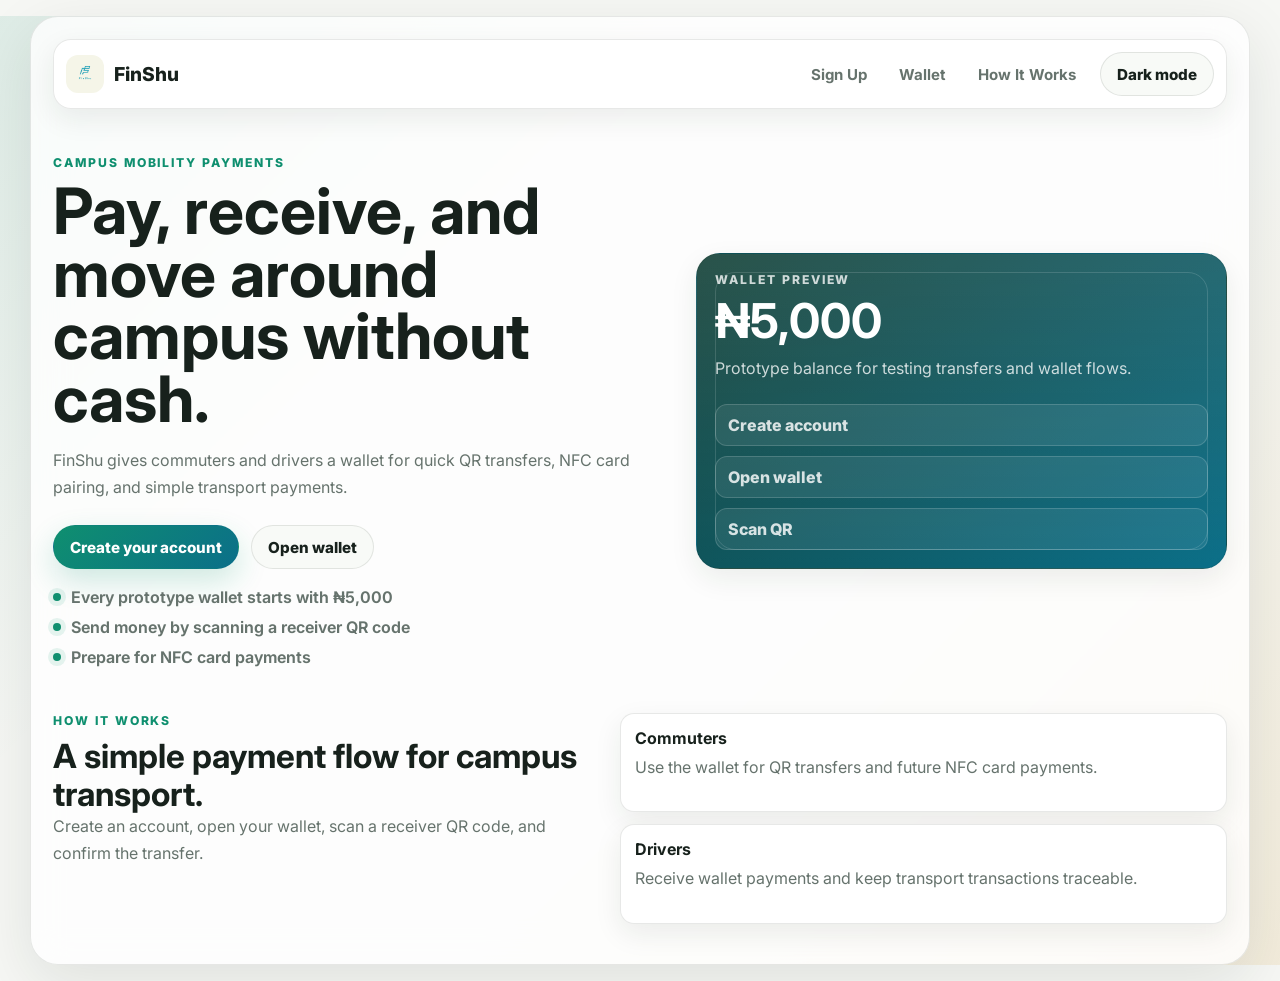
<file: index.html>
<!DOCTYPE html>
<html lang="en">
  <head>
    <meta charset="UTF-8" />
    <meta name="viewport" content="width=device-width, initial-scale=1.0" />
    <title>FinShu | Campus Transport Payments</title>
    <meta
      name="description"
      content="FinShu helps commuters and drivers make fast campus transport payments with wallets, QR transfers, and NFC cards."
    />
    <link rel="preconnect" href="https://fonts.googleapis.com" />
    <link rel="preconnect" href="https://fonts.gstatic.com" crossorigin />
    <link
      href="https://fonts.googleapis.com/css2?family=Inter:wght@400;500;600;700;800&display=swap"
      rel="stylesheet"
    />
    <link rel="stylesheet" href="styles.css" />
    <script src="supabase-config.js"></script>
    <script defer src="script.js"></script>
  </head>
  <body>
    <div class="page-shell">
      <header class="topbar">
        <a class="brand" href="#">
          <img class="logo" src="Images/logo.png" alt="FinShu logo" />
          FinShu
        </a>
        <button class="sidebar-toggle" type="button" aria-label="Open menu" aria-expanded="false">
          <span></span>
          <span></span>
          <span></span>
        </button>
        <div class="top-right">
          <nav class="nav-links">
            <a href="signup.html">Sign Up</a>
            <a href="wallet.html">Wallet</a>
            <a href="#how">How It Works</a>
          </nav>
          <button class="theme-toggle" type="button" aria-label="Toggle dark mode">Dark mode</button>
        </div>
      </header>

      <main>
        <section class="hero lean-hero">
          <div class="hero-copy">
            <p class="eyebrow">Campus mobility payments</p>
            <h1>Pay, receive, and move around campus without cash.</h1>
            <p class="hero-text">
              FinShu gives commuters and drivers a wallet for quick QR transfers, NFC card pairing,
              and simple transport payments.
            </p>
            <div class="hero-actions">
              <a class="button primary" href="signup.html">Create your account</a>
              <a class="button secondary" href="wallet.html">Open wallet</a>
            </div>
            <ul class="hero-points">
              <li>Every prototype wallet starts with &#8358;5,000</li>
              <li>Send money by scanning a receiver QR code</li>
              <li>Prepare for NFC card payments</li>
            </ul>
          </div>

          <div class="hero-card home-wallet-card" aria-label="FinShu wallet preview">
            <div class="card-body">
              <p class="mini-label">Wallet preview</p>
              <h3>&#8358;5,000</h3>
              <p class="mini-copy">Prototype balance for testing transfers and wallet flows.</p>
              <div class="home-flow-list">
                <span>Create account</span>
                <span>Open wallet</span>
                <span>Scan QR</span>
              </div>
            </div>
          </div>
        </section>

        <section id="how" class="section split-section compact-home-section">
          <div>
            <p class="eyebrow">How it works</p>
            <h2>A simple payment flow for campus transport.</h2>
            <p class="section-text">
              Create an account, open your wallet, scan a receiver QR code, and confirm the transfer.
            </p>
          </div>
          <div class="benefit-list">
            <div>
              <strong>Commuters</strong>
              <p>Use the wallet for QR transfers and future NFC card payments.</p>
            </div>
            <div>
              <strong>Drivers</strong>
              <p>Receive wallet payments and keep transport transactions traceable.</p>
            </div>
          </div>
        </section>
      </main>
    </div>
  </body>
</html>
</file>
<file: styles.css>
:root {
  color-scheme: light;
  --bg: #f6f7f4;
  --bg-soft: #edf7f2;
  --panel: #ffffff;
  --panel-2: #f8faf7;
  --text: #17211c;
  --muted: #66736d;
  --accent: #0f8f6f;
  --accent-2: #0b6f89;
  --accent-soft: rgba(15, 143, 111, 0.1);
  --gold: #d89b28;
  --danger: #b42318;
  --success: #117a4b;
  --border: rgba(23, 33, 28, 0.1);
  --border-strong: rgba(23, 33, 28, 0.16);
  --shadow: 0 18px 60px rgba(20, 35, 28, 0.1);
  --shadow-soft: 0 10px 28px rgba(20, 35, 28, 0.08);
  --radius-lg: 24px;
  --radius-md: 16px;
  --radius-sm: 10px;
}

[data-theme="dark"] {
  color-scheme: dark;
  --bg: #000000;
  --bg-soft: #050505;
  --panel: #0a0a0a;
  --panel-2: #111111;
  --text: #f4f7f5;
  --muted: #a7b0ab;
  --accent: #35d09f;
  --accent-2: #39b7d4;
  --accent-soft: rgba(53, 208, 159, 0.14);
  --gold: #f0b64b;
  --danger: #ff8b7f;
  --success: #67d39b;
  --border: rgba(255, 255, 255, 0.1);
  --border-strong: rgba(255, 255, 255, 0.18);
  --shadow: 0 20px 70px rgba(0, 0, 0, 0.55);
  --shadow-soft: 0 12px 36px rgba(0, 0, 0, 0.42);
}

* {
  box-sizing: border-box;
}

html {
  min-height: 100%;
  background: var(--bg);
}

body {
  min-height: 100vh;
  margin: 0;
  font-family: "Inter", system-ui, -apple-system, BlinkMacSystemFont, "Segoe UI", sans-serif;
  background:
    linear-gradient(135deg, rgba(15, 143, 111, 0.1), transparent 34%),
    linear-gradient(315deg, rgba(216, 155, 40, 0.12), transparent 38%),
    var(--bg);
  color: var(--text);
}

[data-theme="dark"] body {
  background:
    linear-gradient(135deg, rgba(53, 208, 159, 0.08), transparent 32%),
    linear-gradient(315deg, rgba(57, 183, 212, 0.07), transparent 36%),
    #000000;
}

::selection {
  background: rgba(15, 143, 111, 0.24);
  color: var(--text);
}

a {
  color: inherit;
}

p,
li,
label {
  color: var(--muted);
}

.page-shell {
  width: min(1220px, calc(100% - 32px));
  min-height: calc(100vh - 32px);
  margin: 16px auto;
  padding: 22px;
  background: rgba(255, 255, 255, 0.78);
  border: 1px solid var(--border);
  border-radius: 28px;
  box-shadow: var(--shadow);
  backdrop-filter: blur(18px);
}

[data-theme="dark"] .page-shell {
  background: rgba(5, 5, 5, 0.94);
}

.topbar {
  position: sticky;
  top: 12px;
  z-index: 10;
  display: flex;
  align-items: center;
  justify-content: space-between;
  gap: 18px;
  margin-bottom: 24px;
  padding: 12px;
  background: color-mix(in srgb, var(--panel) 88%, transparent);
  border: 1px solid var(--border);
  border-radius: 18px;
  box-shadow: var(--shadow-soft);
  backdrop-filter: blur(18px);
}

.top-right {
  display: flex;
  align-items: center;
  gap: 12px;
}

.brand {
  display: inline-flex;
  align-items: center;
  gap: 10px;
  color: var(--text);
  font-size: 1.2rem;
  font-weight: 800;
  letter-spacing: 0;
  text-decoration: none;
}

.logo {
  width: 38px;
  height: 38px;
  object-fit: contain;
  border-radius: 12px;
}

.nav-links {
  display: flex;
  align-items: center;
  gap: 8px;
  flex-wrap: wrap;
}

.nav-links a,
.nav-button {
  display: inline-flex;
  align-items: center;
  min-height: 38px;
  padding: 9px 12px;
  border-radius: 999px;
  color: var(--muted);
  font-size: 0.94rem;
  font-weight: 700;
  text-decoration: none;
  transition: background 180ms ease, color 180ms ease, transform 180ms ease;
}

.nav-links a:hover,
.nav-links a:focus-visible {
  background: var(--accent-soft);
  color: var(--text);
  transform: translateY(-1px);
}

.button,
.theme-toggle {
  display: inline-flex;
  align-items: center;
  justify-content: center;
  min-height: 44px;
  padding: 11px 16px;
  border-radius: 999px;
  border: 1px solid transparent;
  font: inherit;
  font-size: 0.95rem;
  font-weight: 800;
  text-align: center;
  text-decoration: none;
  cursor: pointer;
  transition: transform 180ms ease, box-shadow 180ms ease, background 180ms ease, border-color 180ms ease;
}

.button:hover,
.theme-toggle:hover,
.button:focus-visible,
.theme-toggle:focus-visible {
  transform: translateY(-1px);
  box-shadow: 0 12px 26px rgba(15, 143, 111, 0.18);
}

.button.primary {
  color: #ffffff;
  background: linear-gradient(135deg, var(--accent), var(--accent-2));
  box-shadow: 0 12px 30px rgba(15, 143, 111, 0.2);
}

.button.secondary,
.theme-toggle {
  color: var(--text);
  background: var(--panel-2);
  border-color: var(--border);
}

.small-button {
  min-height: 38px;
  padding: 8px 12px;
  font-size: 0.9rem;
}

.hero {
  display: grid;
  grid-template-columns: minmax(0, 1.08fr) minmax(340px, 0.92fr);
  gap: 28px;
  align-items: center;
  padding: 28px 0 36px;
}

.hero-copy,
.signup-hero {
  max-width: 720px;
}

.eyebrow,
.mini-label {
  margin: 0 0 10px;
  color: var(--accent);
  font-size: 0.76rem;
  font-weight: 800;
  letter-spacing: 0.16em;
  text-transform: uppercase;
}

.hero h1,
.signup-hero h1 {
  max-width: 760px;
  margin: 0 0 16px;
  color: var(--text);
  font-size: clamp(2.45rem, 5vw, 5rem);
  line-height: 0.98;
  letter-spacing: 0;
}

.signup-hero h1 {
  font-size: clamp(2.15rem, 4vw, 4rem);
}

.hero-text,
.section-text,
.signup-card p,
.benefit-list p,
.mini-copy,
.form-note {
  margin-top: 0;
  color: var(--muted);
  font-size: 1rem;
  line-height: 1.7;
}

.hero-actions,
.wallet-actions {
  display: flex;
  gap: 12px;
  flex-wrap: wrap;
  margin: 24px 0 18px;
}

.hero-points,
.wallet-checklist {
  display: grid;
  gap: 10px;
  padding: 0;
  margin: 18px 0 0;
  list-style: none;
}

.hero-points li,
.wallet-checklist li {
  display: flex;
  align-items: center;
  gap: 10px;
  color: var(--muted);
  font-weight: 650;
}

.hero-points li::before,
.wallet-checklist li::before {
  content: "";
  width: 8px;
  height: 8px;
  flex: 0 0 8px;
  border-radius: 999px;
  background: var(--accent);
  box-shadow: 0 0 0 5px var(--accent-soft);
}

.hero-card,
.signup-card,
.benefit-list > div,
.stat-card,
.module-card,
.choice-card,
.wallet-card,
.wallet-list-card,
.placeholder-card {
  border: 1px solid var(--border);
  box-shadow: var(--shadow-soft);
}

.hero-card {
  position: relative;
  overflow: hidden;
  min-height: 440px;
  padding: 22px;
  border-radius: var(--radius-lg);
  background:
    linear-gradient(180deg, rgba(255, 255, 255, 0.1), rgba(255, 255, 255, 0)),
    linear-gradient(145deg, #123f35, #0b6f89);
  color: #ffffff;
}

.hero-card::before {
  content: "";
  position: absolute;
  inset: 18px;
  border: 1px solid rgba(255, 255, 255, 0.14);
  border-radius: 20px;
  pointer-events: none;
}

.card-glow {
  position: absolute;
  right: -80px;
  bottom: -80px;
  width: 250px;
  height: 250px;
  border-radius: 50%;
  background: radial-gradient(circle, rgba(216, 155, 40, 0.45), transparent 68%);
}

.card-header,
.card-body {
  position: relative;
  z-index: 1;
}

.card-header {
  display: flex;
  gap: 8px;
  margin-bottom: 40px;
}

.dot {
  width: 10px;
  height: 10px;
  border-radius: 50%;
  background: rgba(255, 255, 255, 0.45);
}

.card-body h3 {
  margin: 0 0 10px;
  font-size: clamp(2.4rem, 5vw, 4.2rem);
  line-height: 1;
  color: #ffffff;
}

.hero-card .mini-label,
.hero-card .mini-copy,
.hero-card p {
  color: rgba(255, 255, 255, 0.78);
}

.sparkline {
  display: flex;
  align-items: end;
  gap: 10px;
  height: 116px;
  margin: 28px 0;
}

.sparkline span {
  flex: 1;
  min-width: 24px;
  border-radius: 999px 999px 8px 8px;
  background: linear-gradient(180deg, #f0b64b, rgba(255, 255, 255, 0.2));
}

.sparkline span:nth-child(1) { height: 44%; }
.sparkline span:nth-child(2) { height: 66%; }
.sparkline span:nth-child(3) { height: 84%; }
.sparkline span:nth-child(4) { height: 58%; }
.sparkline span:nth-child(5) { height: 96%; }

.card-stats {
  display: grid;
  grid-template-columns: repeat(2, minmax(0, 1fr));
  gap: 12px;
}

.card-stats div {
  padding: 14px;
  border: 1px solid rgba(255, 255, 255, 0.16);
  border-radius: var(--radius-md);
  background: rgba(255, 255, 255, 0.08);
}

.card-stats strong {
  display: block;
  margin-bottom: 4px;
  color: #ffffff;
  font-size: 1.3rem;
}

.card-stats span {
  color: rgba(255, 255, 255, 0.72);
  font-size: 0.9rem;
}

.section {
  padding: 26px 0;
}

.section-heading {
  max-width: 740px;
  margin-bottom: 18px;
}

.section h2 {
  margin: 0;
  color: var(--text);
  font-size: clamp(1.6rem, 2.6vw, 2.45rem);
  line-height: 1.12;
}

.module-grid,
.stats-section,
.choice-grid,
.signup-grid {
  display: grid;
  gap: 14px;
}

.module-grid {
  grid-template-columns: repeat(4, minmax(0, 1fr));
}

.stats-section {
  grid-template-columns: repeat(3, minmax(0, 1fr));
}

.choice-grid,
.signup-grid {
  grid-template-columns: repeat(2, minmax(0, 1fr));
}

.signup-card,
.benefit-list > div,
.stat-card,
.module-card,
.choice-card,
.wallet-list-card {
  padding: 18px;
  border-radius: var(--radius-md);
  background: var(--panel);
}

.module-card h3,
.choice-card h3,
.placeholder-card h3 {
  margin: 0 0 8px;
  color: var(--text);
}

.module-card p,
.choice-card p {
  margin-bottom: 0;
}

.single-card {
  display: grid;
  gap: 16px;
  max-width: 760px;
  background:
    linear-gradient(135deg, var(--accent-soft), transparent),
    var(--panel);
}

.split-section {
  display: grid;
  grid-template-columns: minmax(0, 0.95fr) minmax(320px, 1.05fr);
  gap: 18px;
  align-items: start;
}

.benefit-list {
  display: grid;
  gap: 12px;
}

.benefit-list strong {
  display: block;
  margin-bottom: 6px;
  color: var(--text);
}

.stat-card strong {
  display: block;
  margin-bottom: 6px;
  color: var(--text);
  font-size: 2rem;
}

.stat-card span {
  color: var(--muted);
  font-weight: 700;
}

.footer {
  display: flex;
  align-items: center;
  justify-content: space-between;
  gap: 16px;
  margin-top: 18px;
  padding: 22px;
  border: 1px solid var(--border);
  border-radius: var(--radius-lg);
  background: var(--panel);
}

.footer h2 {
  margin: 0;
}

.signup-shell {
  max-width: 1040px;
}

.signup-hero {
  padding: 24px 0 12px;
}

.choice-card {
  width: 100%;
  text-align: left;
  color: var(--text);
}

button.choice-card {
  cursor: pointer;
}

.choice-card:hover,
.choice-card:focus-visible,
.choice-card.active {
  border-color: color-mix(in srgb, var(--accent) 45%, var(--border));
  background:
    linear-gradient(135deg, var(--accent-soft), transparent 58%),
    var(--panel);
}

.toggle-badge,
.auth-badge,
.status-pill,
.chip {
  display: inline-flex;
  align-items: center;
  width: fit-content;
  min-height: 30px;
  padding: 7px 10px;
  border-radius: 999px;
  background: var(--accent-soft);
  color: var(--accent);
  font-size: 0.75rem;
  font-weight: 850;
  letter-spacing: 0.12em;
  text-transform: uppercase;
}

.form-panel {
  display: grid;
  gap: 14px;
  margin-top: 14px;
}

.form-card {
  display: none;
}

.form-card.active-form,
.signin-card {
  display: block;
}

.choice-card form {
  display: grid;
  gap: 12px;
  margin-top: 16px;
}

.field {
  display: grid;
  gap: 7px;
}

.field label {
  color: var(--text);
  font-size: 0.9rem;
  font-weight: 750;
}

.field input,
.field select {
  width: 100%;
  min-height: 46px;
  padding: 11px 13px;
  border: 1px solid var(--border);
  border-radius: var(--radius-sm);
  outline: none;
  background: var(--panel-2);
  color: var(--text);
  font: inherit;
  transition: border-color 160ms ease, box-shadow 160ms ease, background 160ms ease;
}

.field input:focus,
.field select:focus {
  border-color: var(--accent);
  box-shadow: 0 0 0 4px var(--accent-soft);
  background: var(--panel);
}

.field input::placeholder {
  color: color-mix(in srgb, var(--muted) 78%, transparent);
}

.form-status {
  min-height: 1.4rem;
  margin: 2px 0;
  color: var(--muted);
  font-size: 0.94rem;
}

.form-status.error {
  color: var(--danger);
}

.form-status.success {
  color: var(--success);
}

.form-status.loading {
  color: var(--accent);
}

.button[disabled] {
  opacity: 0.7;
  cursor: wait;
}

.wallet-shell {
  max-width: 1120px;
}

.wallet-grid {
  display: grid;
  grid-template-columns: minmax(0, 1.08fr) minmax(320px, 0.92fr);
  gap: 18px;
  align-items: start;
}

.wallet-card {
  position: relative;
  overflow: hidden;
  padding: 24px;
  border-radius: var(--radius-lg);
  background:
    linear-gradient(145deg, rgba(255, 255, 255, 0.11), transparent),
    linear-gradient(135deg, #073729, #07576d 60%, #092d3b);
  color: #ffffff;
}

[data-theme="dark"] .wallet-card {
  background:
    linear-gradient(145deg, rgba(53, 208, 159, 0.18), transparent),
    linear-gradient(135deg, #020202, #07120f 54%, #000000);
}

.wallet-card::after {
  content: "";
  position: absolute;
  right: -70px;
  top: -70px;
  width: 210px;
  height: 210px;
  border-radius: 50%;
  background: radial-gradient(circle, rgba(240, 182, 75, 0.34), transparent 68%);
}

.wallet-card > * {
  position: relative;
  z-index: 1;
}

.wallet-card .mini-label,
.wallet-card .mini-copy,
.wallet-card .status-pill,
.wallet-card p,
.wallet-card h1,
.wallet-card h3 {
  color: rgba(255, 255, 255, 0.86);
}

.wallet-card h1 {
  margin: 0;
  font-size: clamp(1.7rem, 3vw, 2.5rem);
}

.wallet-card-top {
  display: flex;
  justify-content: space-between;
  align-items: flex-start;
  gap: 14px;
}

.wallet-card .auth-badge,
.wallet-card .status-pill,
.wallet-card .chip {
  background: rgba(255, 255, 255, 0.14);
  color: rgba(255, 255, 255, 0.86);
}

.balance-row {
  display: flex;
  align-items: center;
  gap: 10px;
  margin: 26px 0 8px;
}

.balance-amount {
  color: #ffffff;
  font-size: clamp(2.5rem, 6vw, 4.6rem);
  font-weight: 850;
  line-height: 1;
}

.icon-button {
  display: inline-flex;
  align-items: center;
  justify-content: center;
  min-width: 58px;
  height: 42px;
  padding: 0 13px;
  border: 1px solid rgba(255, 255, 255, 0.2);
  border-radius: 999px;
  background: rgba(255, 255, 255, 0.14);
  color: #ffffff;
  font: inherit;
  font-size: 0.84rem;
  font-weight: 800;
  cursor: pointer;
}

.wallet-card-meta {
  display: grid;
  gap: 12px;
  margin-top: 22px;
}

.placeholder-card {
  display: flex;
  align-items: center;
  gap: 14px;
  padding: 16px;
  border-radius: var(--radius-md);
  background:
    linear-gradient(135deg, var(--accent-soft), transparent),
    var(--panel-2);
}

.wallet-card .placeholder-card {
  background: rgba(255, 255, 255, 0.1);
  border-color: rgba(255, 255, 255, 0.16);
  box-shadow: none;
}

.placeholder-card p {
  margin: 0;
}

.wallet-card-footer {
  display: grid;
  gap: 8px;
  margin-top: 18px;
}

.wallet-card .button.secondary {
  color: #ffffff;
  background: rgba(255, 255, 255, 0.14);
  border-color: rgba(255, 255, 255, 0.2);
}

.wallet-list-card .eyebrow {
  margin-bottom: 0;
}

@media (max-width: 940px) {
  .hero,
  .split-section,
  .module-grid,
  .stats-section,
  .choice-grid,
  .signup-grid,
  .wallet-grid {
    grid-template-columns: 1fr;
  }

  .hero-card {
    min-height: 360px;
  }
}

.sidebar-toggle {
  display: none;
  align-items: center;
  justify-content: center;
  flex-direction: column;
  gap: 4px;
  width: 42px;
  height: 42px;
  border: 1px solid var(--border);
  border-radius: 12px;
  background: var(--panel-2);
  cursor: pointer;
}

.sidebar-toggle span {
  width: 18px;
  height: 2px;
  border-radius: 999px;
  background: var(--text);
}

.wallet-shell {
  max-width: 1040px;
}

.hero {
  gap: 20px;
  padding: 22px 0 28px;
}

.hero-card {
  min-height: 320px;
  padding: 18px;
}

.card-header {
  margin-bottom: 22px;
}

.sparkline {
  height: 82px;
  margin: 18px 0;
}

.card-body h3 {
  font-size: clamp(2rem, 4vw, 3rem);
}

.section {
  padding: 18px 0;
}

.choice-grid,
.form-panel {
  gap: 12px;
}

.wallet-grid {
  grid-template-columns: minmax(0, 0.9fr) minmax(300px, 0.72fr);
  gap: 14px;
}

.wallet-card,
.wallet-list-card,
.choice-card,
.signup-card,
.module-card,
.stat-card,
.benefit-list > div,
.placeholder-card {
  border-radius: 14px;
}

.wallet-card {
  padding: 18px;
}

.wallet-list-card,
.choice-card,
.signup-card,
.module-card,
.stat-card,
.benefit-list > div {
  padding: 14px;
}

.wallet-card h1 {
  font-size: clamp(1.35rem, 2vw, 1.9rem);
}

.balance-row {
  margin: 18px 0 6px;
}

.balance-amount {
  font-size: clamp(2rem, 4.2vw, 3.2rem);
}

.wallet-card-meta {
  gap: 10px;
  margin-top: 16px;
}

.wallet-card-footer,
.wallet-actions {
  margin-top: 14px;
}

.transfer-section {
  margin-top: 16px;
  padding-top: 6px;
}

.compact-heading {
  margin-bottom: 12px;
}

.compact-heading h2 {
  font-size: clamp(1.35rem, 2vw, 1.9rem);
}

.transfer-grid {
  display: grid;
  grid-template-columns: 0.9fr 1fr 1fr;
  gap: 14px;
  align-items: stretch;
}

.transfer-card {
  display: grid;
  align-content: start;
  gap: 12px;
  min-height: 100%;
  padding: 14px;
  border: 1px solid var(--border);
  border-radius: 14px;
  background: var(--panel);
  box-shadow: var(--shadow-soft);
}

.transfer-card h3 {
  margin: 0;
  color: var(--text);
}

.qr-code {
  display: grid;
  grid-template-columns: repeat(var(--qr-size), 1fr);
  grid-auto-rows: 1fr;
  gap: 2px;
  width: min(100%, 174px);
  aspect-ratio: 1;
  padding: 10px;
  border: 1px solid var(--border);
  border-radius: 12px;
  background: #ffffff;
}

.qr-code.is-real-qr {
  display: block;
}

.qr-code canvas {
  width: 100%;
  height: 100%;
  border-radius: 8px;
}

.qr-code span {
  border-radius: 2px;
  background: transparent;
}

.qr-code span.is-dark {
  background: #07120f;
}

.wallet-code {
  overflow-wrap: anywhere;
  margin: 0;
  color: var(--muted);
  font-size: 0.82rem;
  font-weight: 800;
}

.scanner-box {
  display: grid;
  gap: 10px;
  padding: 10px;
  border: 1px solid var(--border);
  border-radius: 14px;
  background: var(--panel-2);
}

.scanner-box[hidden] {
  display: none;
}

.scanner-box video {
  width: 100%;
  aspect-ratio: 4 / 3;
  border-radius: 10px;
  background: #000000;
  object-fit: cover;
}

.scanner-box video[hidden] {
  display: none;
}

.scanner-box #qr-reader {
  overflow: hidden;
  border: 0 !important;
  border-radius: 10px;
  background: #000000;
}

.scanner-box #qr-reader video {
  border-radius: 10px;
}

.scanner-box #qr-reader__dashboard_section_csr,
.scanner-box #qr-reader__dashboard_section_swaplink {
  display: none !important;
}

.scanner-actions {
  display: flex;
  justify-content: flex-end;
}

.manual-code {
  margin-top: 2px;
}

.transfer-history {
  display: grid;
  gap: 8px;
}

.transfer-item {
  display: flex;
  align-items: center;
  justify-content: space-between;
  gap: 10px;
  padding: 10px 0;
  border-bottom: 1px solid var(--border);
  color: var(--muted);
  font-size: 0.92rem;
}

.transfer-item:last-child {
  border-bottom: none;
}

.transfer-item strong {
  color: var(--text);
}

.transfer-panel-backdrop {
  position: fixed;
  inset: 0;
  z-index: 25;
  background: rgba(7, 18, 15, 0.56);
  opacity: 0;
  pointer-events: none;
  transition: opacity 220ms ease;
}

.transfer-panel-backdrop.open {
  opacity: 1;
  pointer-events: auto;
}

.transfer-panel {
  position: fixed;
  top: 50%;
  left: 50%;
  z-index: 30;
  width: min(360px, calc(100vw - 36px));
  padding: 18px;
  border: 1px solid var(--border);
  border-radius: 18px;
  background: var(--panel);
  box-shadow: var(--shadow);
  transform: translate(-50%, -50%) scale(0.96);
  opacity: 0;
  pointer-events: none;
  transition: transform 220ms ease, opacity 220ms ease;
}

.transfer-panel.open {
  transform: translate(-50%, -50%) scale(1);
  opacity: 1;
  pointer-events: auto;
}

.transfer-panel h2 {
  margin: 0 0 8px;
  color: var(--text);
  font-size: 2rem;
}

.transfer-panel strong {
  color: var(--text);
}

.panel-close {
  float: right;
  min-height: 32px;
  padding: 6px 10px;
  border: 1px solid var(--border);
  border-radius: 999px;
  background: var(--panel-2);
  color: var(--text);
  font: inherit;
  font-size: 0.8rem;
  font-weight: 800;
  cursor: pointer;
}

.panel-actions {
  display: grid;
  gap: 10px;
  margin-top: 16px;
}

.home-wallet-card {
  min-height: 280px;
}

.home-flow-list {
  display: grid;
  gap: 10px;
  margin-top: 22px;
}

.home-flow-list span {
  display: flex;
  align-items: center;
  min-height: 42px;
  padding: 10px 12px;
  border: 1px solid rgba(255, 255, 255, 0.16);
  border-radius: 12px;
  color: rgba(255, 255, 255, 0.82);
  background: rgba(255, 255, 255, 0.08);
  font-weight: 800;
}

.wallet-summary-card {
  align-self: stretch;
}

.wallet-summary-card h3 {
  margin: 0 0 8px;
  color: var(--text);
}

@media (max-width: 940px) {
  .transfer-grid {
    grid-template-columns: 1fr;
  }
}

@media (max-width: 680px) {
  .topbar {
    position: sticky;
    top: 9px;
    z-index: 120;
    flex-direction: row;
    align-items: center;
    justify-content: space-between;
    gap: 10px;
    margin-bottom: 14px;
    backdrop-filter: none;
  }

  .sidebar-toggle {
    display: inline-flex;
    margin-left: auto;
  }

  .top-right {
    position: fixed;
    top: 0;
    left: 0;
    z-index: 130;
    display: flex;
    align-items: stretch;
    flex-direction: column;
    gap: 12px;
    width: min(82vw, 300px);
    height: 100dvh;
    max-height: 100dvh;
    overflow-y: auto;
    padding: 20px;
    border-right: 1px solid var(--border);
    background: var(--panel);
    box-shadow: var(--shadow);
    transform: translateX(-105%);
    transition: transform 220ms ease;
  }

  .sidebar-open .top-right {
    transform: translateX(0);
  }

body.sidebar-open,
body.transfer-panel-open {
    overflow: hidden;
  }

  .sidebar-open::before {
    content: "";
    position: fixed;
    inset: 0;
    z-index: 100;
    background: rgba(0, 0, 0, 0.46);
  }

  .nav-links {
    display: grid;
    width: 100%;
    gap: 10px;
  }

  .page-shell {
    width: 100%;
    min-height: 100dvh;
    margin: 0;
    padding: 10px;
    border-radius: 0;
    backdrop-filter: none;
  }

  .brand {
    min-width: 0;
    font-size: 1.05rem;
  }

  .logo {
    width: 34px;
    height: 34px;
  }

  .hero,
  .section,
  .signup-hero {
    padding-top: 10px;
  }

  .hero h1,
  .signup-hero h1 {
    font-size: clamp(2rem, 10.5vw, 2.65rem);
    line-height: 1.02;
  }

  .section h2,
  .compact-heading h2 {
    font-size: clamp(1.35rem, 7vw, 1.85rem);
  }

  .wallet-grid {
    gap: 12px;
  }

  .wallet-card,
  .wallet-list-card,
  .transfer-card,
  .choice-card,
  .signup-card,
  .benefit-list > div,
  .module-card,
  .stat-card {
    padding: 14px;
  }

  .balance-row {
    align-items: flex-start;
    flex-direction: column;
    gap: 8px;
  }

  .balance-amount {
    max-width: 100%;
    overflow-wrap: anywhere;
    font-size: clamp(2rem, 12vw, 2.75rem);
  }

  .qr-code {
    width: min(100%, 156px);
  }

  .scanner-actions {
    justify-content: stretch;
  }

  .transfer-panel {
    top: auto;
    right: 9px;
    bottom: 9px;
    left: 9px;
    z-index: 90;
    width: auto;
    max-height: calc(100dvh - 18px);
    overflow-y: auto;
    transform: translateY(120%);
  }

  .transfer-panel.open {
    transform: translateY(0);
  }
}

@media (max-width: 680px) {
  body {
    overflow-x: hidden;
  }

  .wallet-shell main {
    display: grid;
    gap: 12px;
  }

  .wallet-grid {
    grid-template-columns: 1fr;
  }

  .wallet-summary-card {
    display: none;
  }

  .wallet-card {
    min-height: auto;
  }

  .wallet-card-top {
    align-items: flex-start;
    flex-direction: column;
  }

  .wallet-card-footer {
    grid-template-columns: 1fr 1fr;
    align-items: start;
  }

  .wallet-card-footer .mini-copy {
    grid-column: 1 / -1;
  }

  .wallet-card-footer .button {
    min-height: 40px;
    padding: 9px 10px;
  }

  .transfer-section {
    margin-top: 4px;
  }

  .transfer-grid {
    gap: 10px;
  }

  .transfer-card {
    gap: 10px;
    box-shadow: none;
  }

  .receive-card {
    grid-template-columns: 1fr auto;
    align-items: center;
  }

  .receive-card > div:first-child {
    min-width: 0;
  }

  .receive-card .mini-copy {
    display: none;
  }

  .receive-card .wallet-code {
    grid-column: 1 / -1;
  }

  .qr-code {
    width: 112px;
    padding: 7px;
  }

  .send-card .field,
  .manual-code {
    gap: 5px;
  }

  .history-card {
    padding-bottom: 8px;
  }

  .lean-hero {
    gap: 14px;
  }

  .home-wallet-card {
    min-height: auto;
  }

  .home-flow-list {
    gap: 8px;
    margin-top: 16px;
  }
}

@media (max-width: 390px) {
  .wallet-card-footer {
    grid-template-columns: 1fr;
  }

  .receive-card {
    grid-template-columns: 1fr;
  }

  .qr-code {
    width: 136px;
  }
}
</file>
